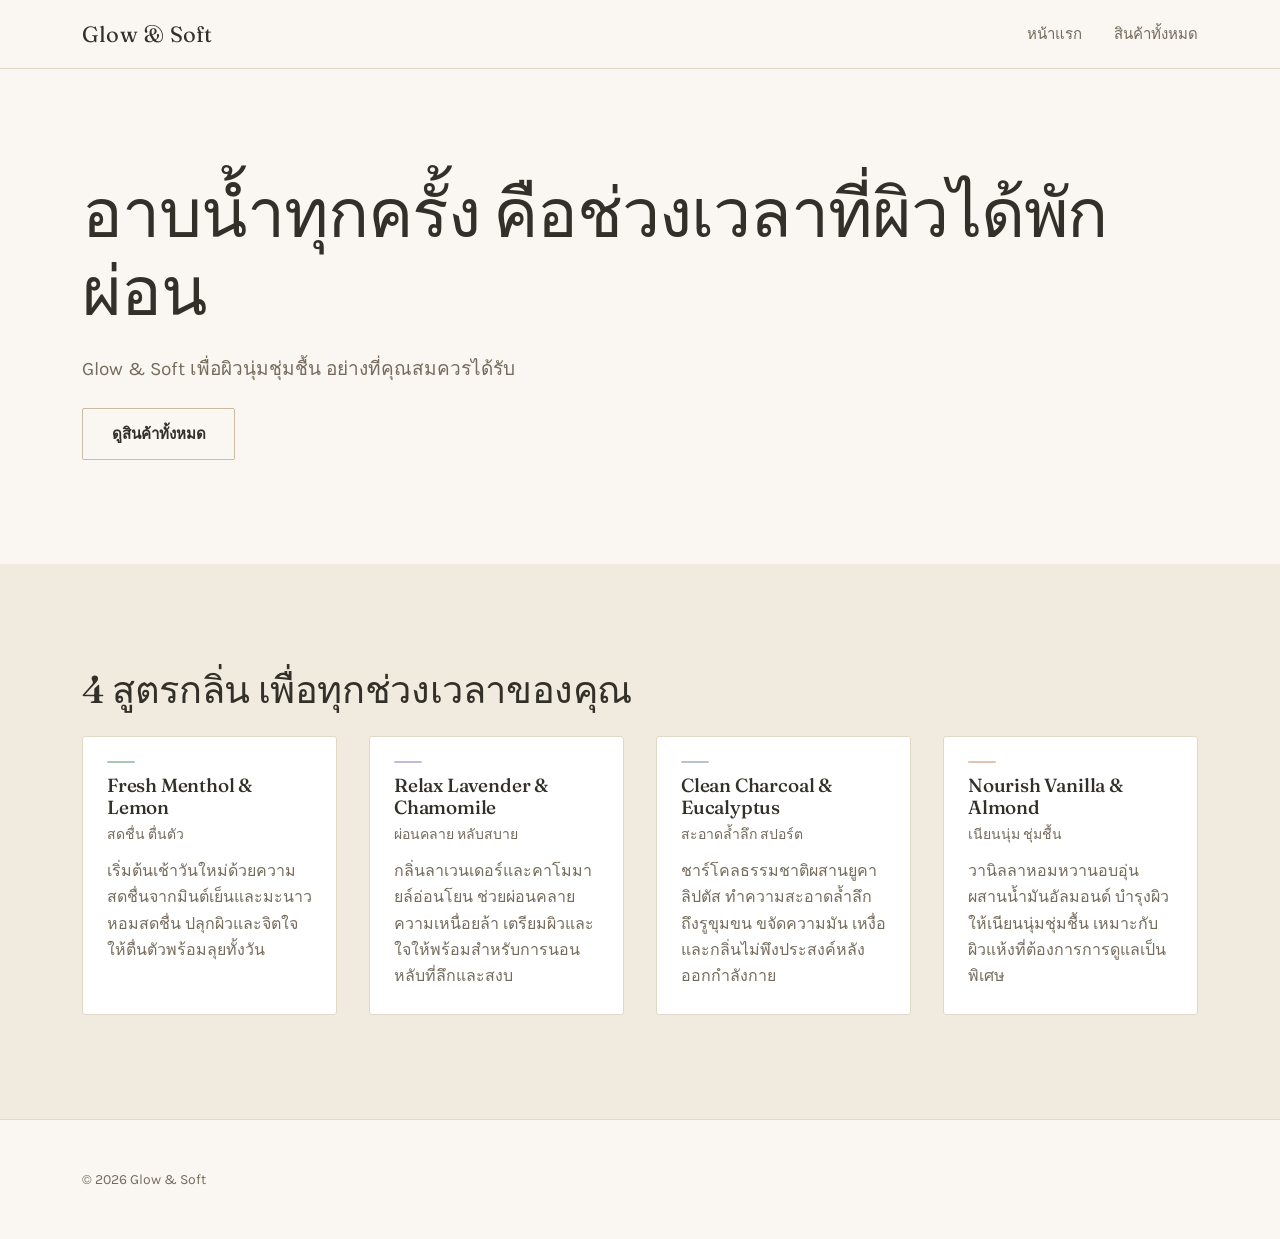
<file: index.html>
<!DOCTYPE html>
<html lang="th">
<head>
  <meta charset="UTF-8">
  <meta name="viewport" content="width=device-width, initial-scale=1.0">
  <title>Glow &amp; Soft — แชมพูอาบน้ำเพื่อผิวนุ่มชุ่มชื้น</title>
  <meta name="description" content="Glow & Soft แชมพูอาบน้ำพรีเมียม 4 สูตรกลิ่น เพื่อทุกช่วงเวลาของวัน">
  <link rel="stylesheet" href="style.css">
</head>
<body>

  <header class="site-header">
    <div class="container site-header__inner">
      <a class="logo" href="index.html">Glow &amp; Soft</a>
      <nav class="nav">
        <a href="index.html">หน้าแรก</a>
        <a href="product.html">สินค้าทั้งหมด</a>
      </nav>
    </div>
  </header>

  <main>

    <section class="section">
      <div class="container stack">
        <h1 class="display">อาบน้ำทุกครั้ง คือช่วงเวลาที่ผิวได้พักผ่อน</h1>
        <p class="lead">Glow &amp; Soft เพื่อผิวนุ่มชุ่มชื้น อย่างที่คุณสมควรได้รับ</p>
        <div class="cluster">
          <a class="btn btn--outline" href="product.html">ดูสินค้าทั้งหมด</a>
        </div>
      </div>
    </section>

    <section class="section section--alt">
      <div class="container stack">
        <h2 class="h2">4 สูตรกลิ่น เพื่อทุกช่วงเวลาของคุณ</h2>

        <div class="grid grid--2 grid--4">

          <a class="product-card" href="product.html?mood=fresh">
            <span class="mood-rule mood-rule--fresh"></span>
            <h3 class="product-card__name">Fresh Menthol &amp; Lemon</h3>
            <p class="product-card__meta">สดชื่น ตื่นตัว</p>
            <p class="text-soft">เริ่มต้นเช้าวันใหม่ด้วยความสดชื่นจากมินต์เย็นและมะนาวหอมสดชื่น ปลุกผิวและจิตใจให้ตื่นตัวพร้อมลุยทั้งวัน</p>
          </a>

          <a class="product-card" href="product.html?mood=relax">
            <span class="mood-rule mood-rule--relax"></span>
            <h3 class="product-card__name">Relax Lavender &amp; Chamomile</h3>
            <p class="product-card__meta">ผ่อนคลาย หลับสบาย</p>
            <p class="text-soft">กลิ่นลาเวนเดอร์และคาโมมายล์อ่อนโยน ช่วยผ่อนคลายความเหนื่อยล้า เตรียมผิวและใจให้พร้อมสำหรับการนอนหลับที่ลึกและสงบ</p>
          </a>

          <a class="product-card" href="product.html?mood=clean">
            <span class="mood-rule mood-rule--clean"></span>
            <h3 class="product-card__name">Clean Charcoal &amp; Eucalyptus</h3>
            <p class="product-card__meta">สะอาดล้ำลึก สปอร์ต</p>
            <p class="text-soft">ชาร์โคลธรรมชาติผสานยูคาลิปตัส ทำความสะอาดล้ำลึกถึงรูขุมขน ขจัดความมัน เหงื่อ และกลิ่นไม่พึงประสงค์หลังออกกำลังกาย</p>
          </a>

          <a class="product-card" href="product.html?mood=nourish">
            <span class="mood-rule mood-rule--nourish"></span>
            <h3 class="product-card__name">Nourish Vanilla &amp; Almond</h3>
            <p class="product-card__meta">เนียนนุ่ม ชุ่มชื้น</p>
            <p class="text-soft">วานิลลาหอมหวานอบอุ่นผสานน้ำมันอัลมอนด์ บำรุงผิวให้เนียนนุ่มชุ่มชื้น เหมาะกับผิวแห้งที่ต้องการการดูแลเป็นพิเศษ</p>
          </a>

        </div>
      </div>
    </section>

  </main>

  <footer class="site-footer">
    <div class="container">
      <p>&copy; 2026 Glow &amp; Soft</p>
    </div>
  </footer>

  <script src="script.js" defer></script>
</body>
</html>
</file>
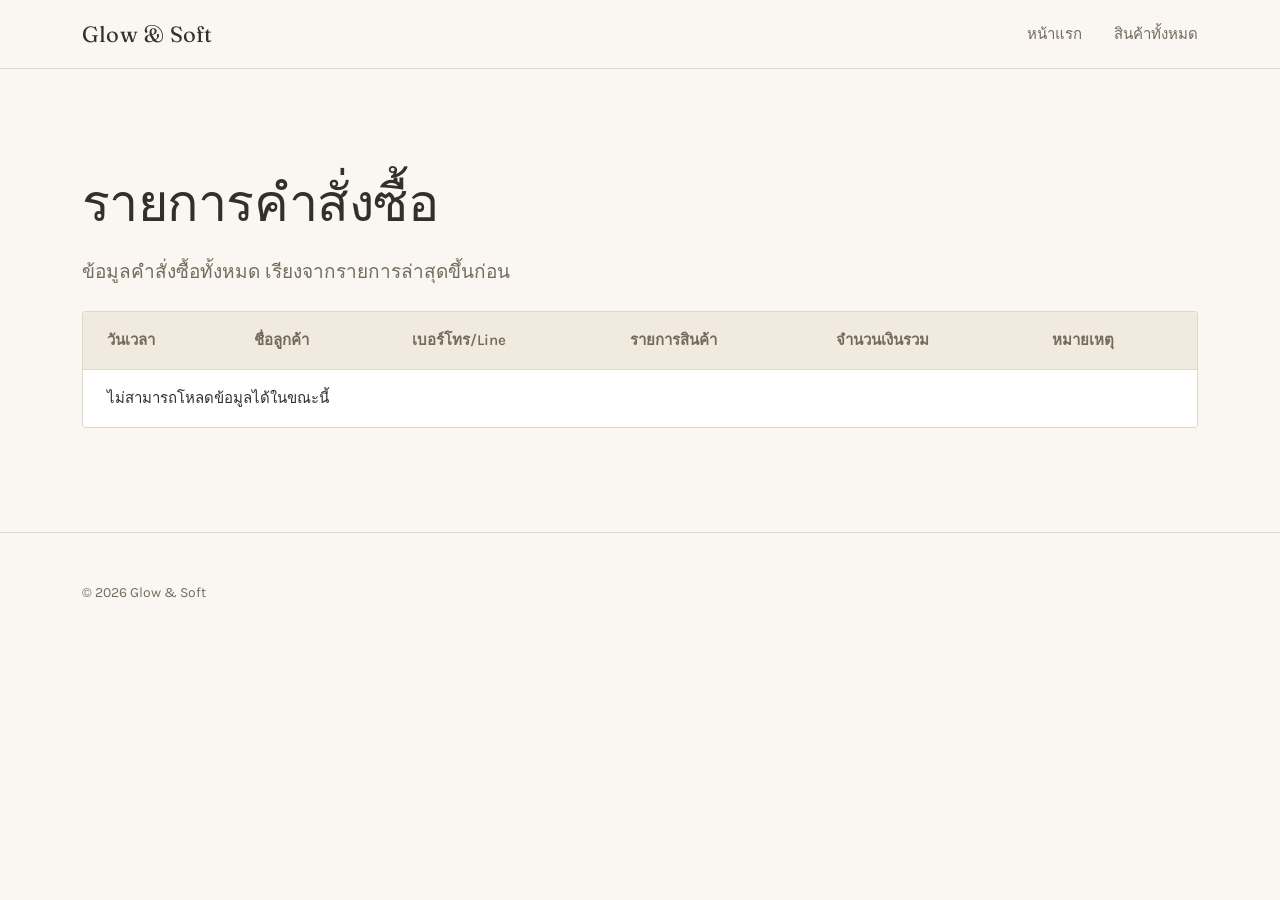
<file: admin.html>
<!DOCTYPE html>
<html lang="th">
<head>
  <meta charset="UTF-8">
  <meta name="viewport" content="width=device-width, initial-scale=1.0">
  <title>รายการคำสั่งซื้อ — Glow &amp; Soft</title>
  <meta name="description" content="ตารางรายการคำสั่งซื้อสินค้า Glow & Soft สำหรับผู้ดูแลระบบ">
  <link rel="stylesheet" href="style.css">
</head>
<body>

  <header class="site-header">
    <div class="container site-header__inner">
      <a class="logo" href="index.html">Glow &amp; Soft</a>
      <nav class="nav">
        <a href="index.html">หน้าแรก</a>
        <a href="product.html">สินค้าทั้งหมด</a>
      </nav>
    </div>
  </header>

  <main>
    <section class="section">
      <div class="container stack">
        <h1 class="h1">รายการคำสั่งซื้อ</h1>
        <p class="lead">ข้อมูลคำสั่งซื้อทั้งหมด เรียงจากรายการล่าสุดขึ้นก่อน</p>

        <div class="table-scroll">
          <table id="ordersTable" class="orders-table">
            <thead>
              <tr>
                <th>วันเวลา</th>
                <th>ชื่อลูกค้า</th>
                <th>เบอร์โทร/Line</th>
                <th>รายการสินค้า</th>
                <th>จำนวนเงินรวม</th>
                <th>หมายเหตุ</th>
              </tr>
            </thead>
            <tbody>
              <!-- script.js เติมแถวข้อมูลที่นี่ -->
            </tbody>
          </table>
        </div>
      </div>
    </section>
  </main>

  <footer class="site-footer">
    <div class="container">
      <p>&copy; 2026 Glow &amp; Soft</p>
    </div>
  </footer>

  <script src="script.js" defer></script>
</body>
</html>
</file>
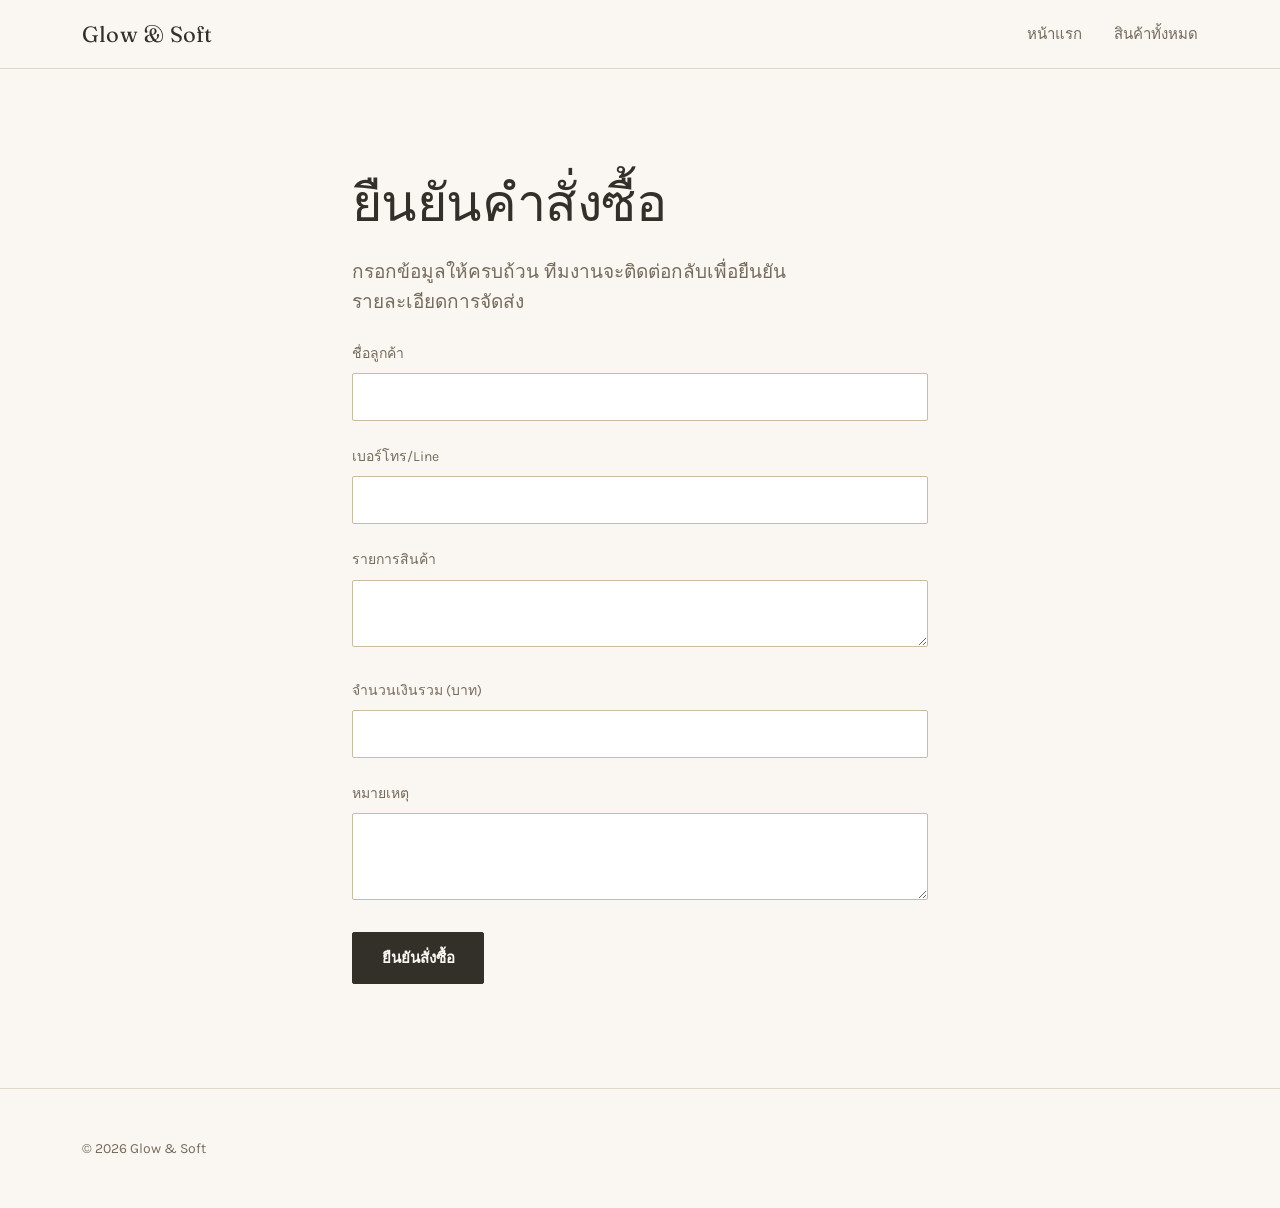
<file: order.html>
<!DOCTYPE html>
<html lang="th">
<head>
  <meta charset="UTF-8">
  <meta name="viewport" content="width=device-width, initial-scale=1.0">
  <title>ยืนยันคำสั่งซื้อ — Glow &amp; Soft</title>
  <meta name="description" content="กรอกข้อมูลเพื่อยืนยันคำสั่งซื้อสินค้า Glow & Soft">
  <link rel="stylesheet" href="style.css">
</head>
<body>

  <header class="site-header">
    <div class="container site-header__inner">
      <a class="logo" href="index.html">Glow &amp; Soft</a>
      <nav class="nav">
        <a href="index.html">หน้าแรก</a>
        <a href="product.html">สินค้าทั้งหมด</a>
      </nav>
    </div>
  </header>

  <main>
    <section class="section">
      <div class="container container--narrow stack">
        <h1 class="h1">ยืนยันคำสั่งซื้อ</h1>
        <p class="lead">กรอกข้อมูลให้ครบถ้วน ทีมงานจะติดต่อกลับเพื่อยืนยันรายละเอียดการจัดส่ง</p>

        <form id="orderForm" class="stack" novalidate>
          <div class="field">
            <label class="field__label" for="customerName">ชื่อลูกค้า</label>
            <input class="field__input" type="text" id="customerName" name="customerName" required>
          </div>

          <div class="field">
            <label class="field__label" for="contact">เบอร์โทร/Line</label>
            <input class="field__input" type="text" id="contact" name="contact" required>
          </div>

          <div class="field">
            <label class="field__label" for="items">รายการสินค้า</label>
            <textarea class="field__input" id="items" name="items" rows="2" required></textarea>
          </div>

          <div class="field">
            <label class="field__label" for="total">จำนวนเงินรวม (บาท)</label>
            <input class="field__input" type="text" id="total" name="total" required>
          </div>

          <div class="field">
            <label class="field__label" for="note">หมายเหตุ</label>
            <textarea class="field__input" id="note" name="note" rows="3"></textarea>
          </div>

          <button type="submit" class="btn btn--primary">ยืนยันสั่งซื้อ</button>
        </form>
      </div>
    </section>
  </main>

  <footer class="site-footer">
    <div class="container">
      <p>&copy; 2026 Glow &amp; Soft</p>
    </div>
  </footer>

  <script src="script.js" defer></script>
</body>
</html>
</file>
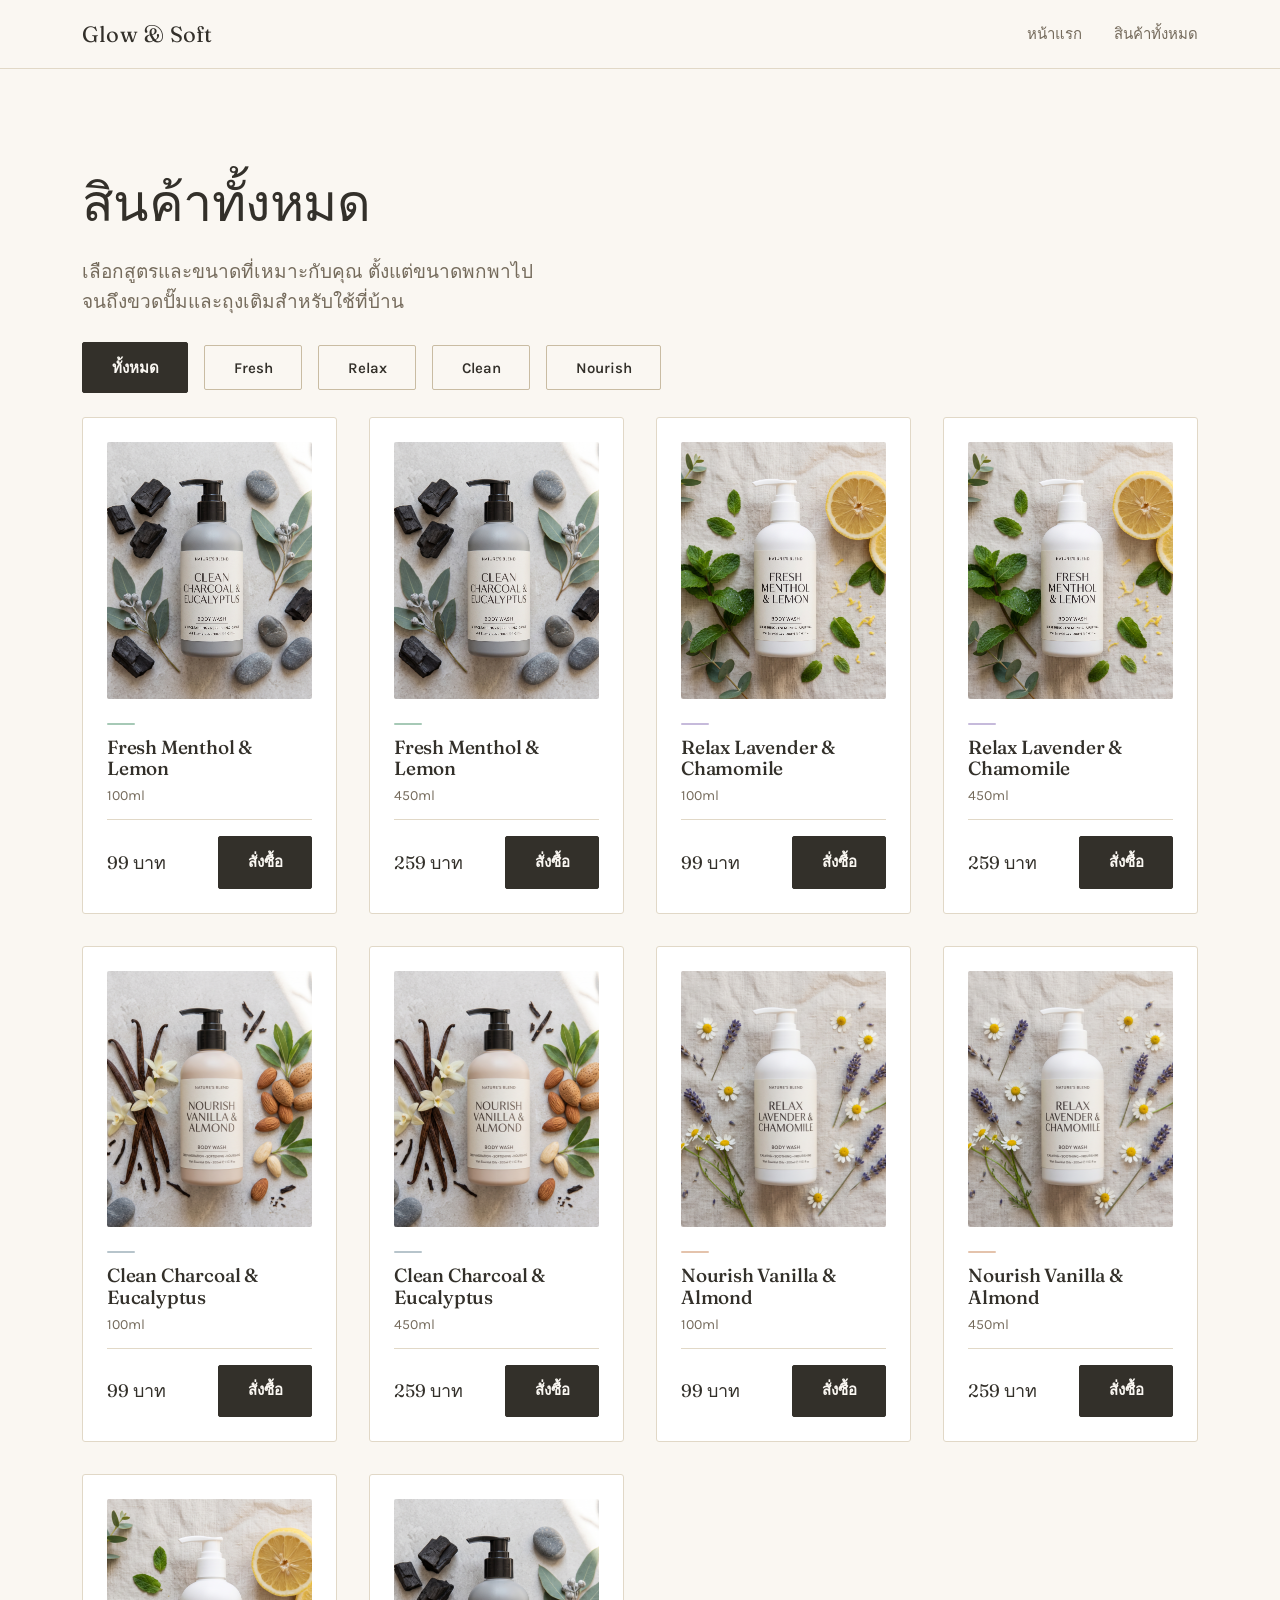
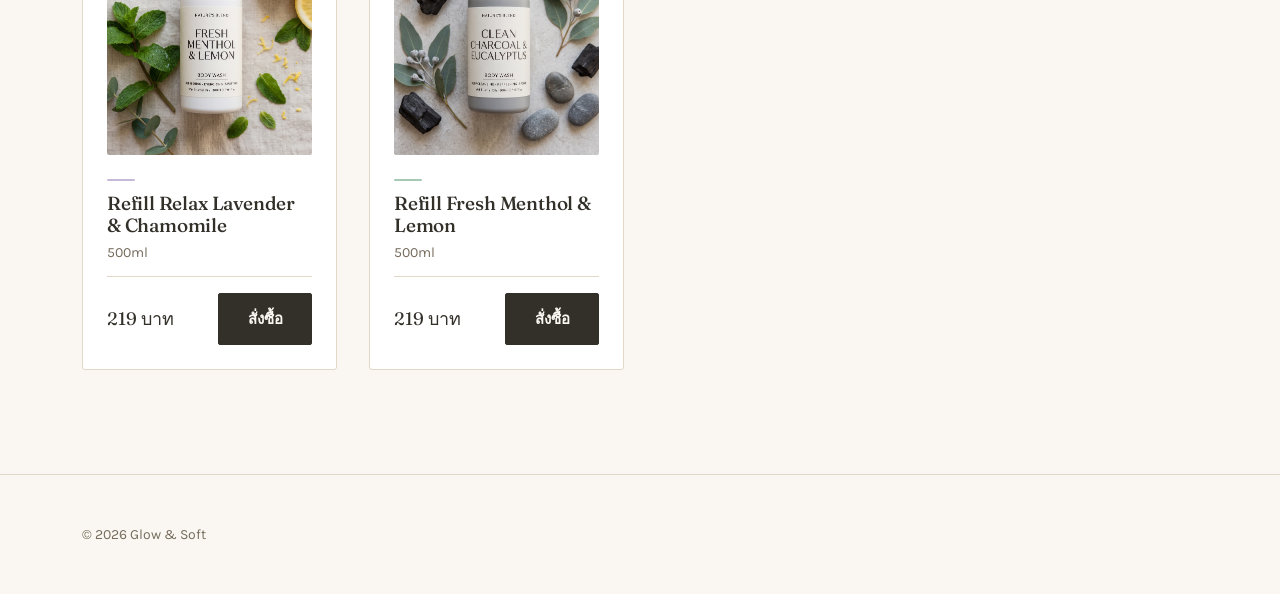
<file: product.html>
<!DOCTYPE html>
<html lang="th">
<head>
  <meta charset="UTF-8">
  <meta name="viewport" content="width=device-width, initial-scale=1.0">
  <title>สินค้าทั้งหมด — Glow &amp; Soft</title>
  <meta name="description" content="เลือกแชมพูอาบน้ำ Glow & Soft ทั้ง 4 สูตรกลิ่น ขนาดเดินทาง ขวดปั๊ม และถุงเติม">
  <link rel="stylesheet" href="style.css">
</head>
<body>

  <header class="site-header">
    <div class="container site-header__inner">
      <a class="logo" href="index.html">Glow &amp; Soft</a>
      <nav class="nav">
        <a href="index.html">หน้าแรก</a>
        <a href="product.html">สินค้าทั้งหมด</a>
      </nav>
    </div>
  </header>

  <main>
    <section class="section">
      <div class="container stack">
        <h1 class="h1">สินค้าทั้งหมด</h1>
        <p class="lead">เลือกสูตรและขนาดที่เหมาะกับคุณ ตั้งแต่ขนาดพกพาไปจนถึงขวดปั๊มและถุงเติมสำหรับใช้ที่บ้าน</p>

        <div class="cluster" id="filter-bar">
          <button type="button" class="btn btn--outline is-active" data-mood="all">ทั้งหมด</button>
          <button type="button" class="btn btn--outline" data-mood="fresh">Fresh</button>
          <button type="button" class="btn btn--outline" data-mood="relax">Relax</button>
          <button type="button" class="btn btn--outline" data-mood="clean">Clean</button>
          <button type="button" class="btn btn--outline" data-mood="nourish">Nourish</button>
        </div>

        <div class="grid grid--2 grid--4" id="product-list">
          <!-- script.js renders product cards here -->
        </div>
      </div>
    </section>
  </main>

  <footer class="site-footer">
    <div class="container">
      <p>&copy; 2026 Glow &amp; Soft</p>
    </div>
  </footer>

  <script src="script.js" defer></script>
</body>
</html>
</file>
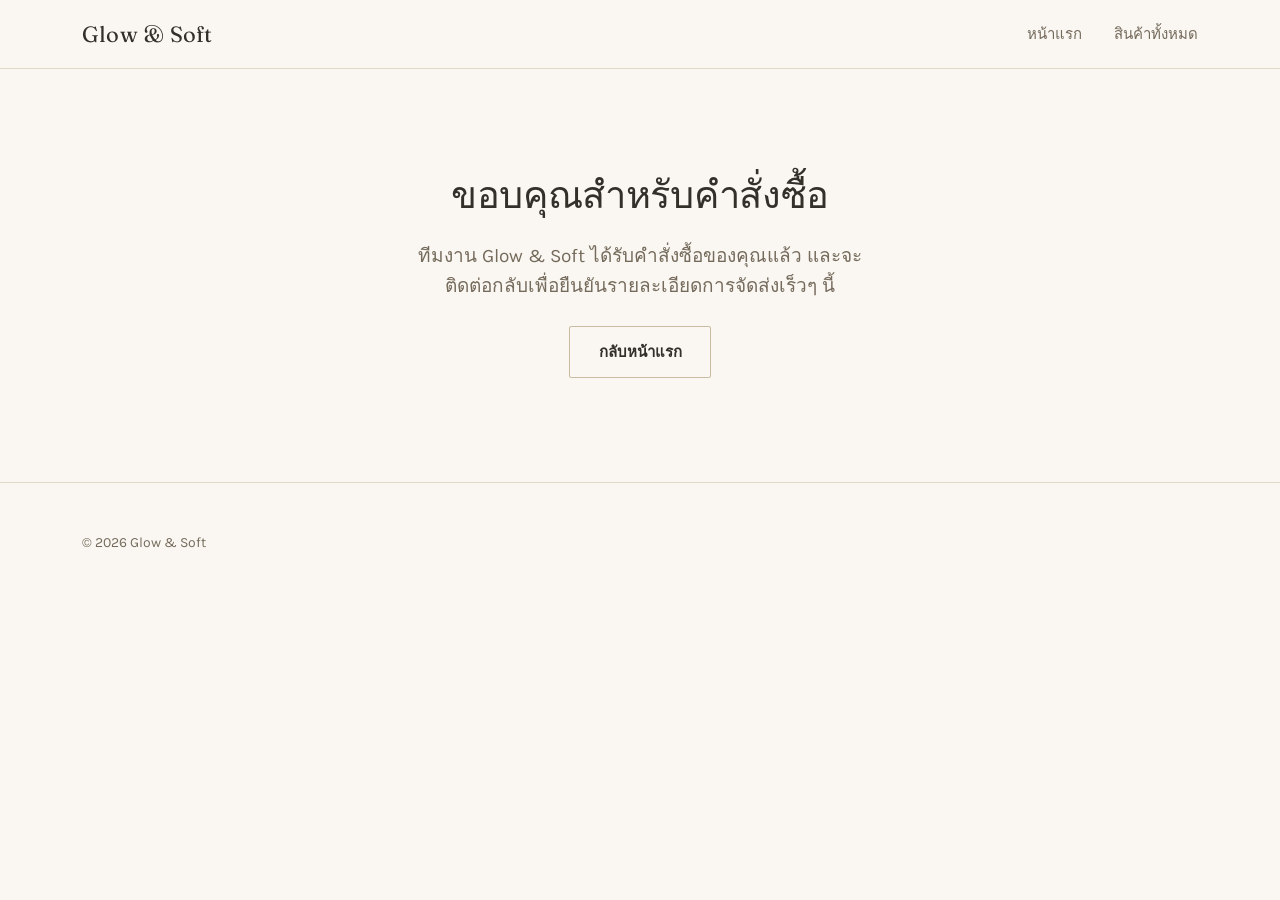
<file: thankyou.html>
<!DOCTYPE html>
<html lang="th">
<head>
  <meta charset="UTF-8">
  <meta name="viewport" content="width=device-width, initial-scale=1.0">
  <title>ขอบคุณสำหรับคำสั่งซื้อ — Glow &amp; Soft</title>
  <meta name="description" content="ขอบคุณที่สั่งซื้อสินค้า Glow & Soft ทีมงานจะติดต่อกลับเร็วๆ นี้">
  <link rel="stylesheet" href="style.css">
</head>
<body>

  <header class="site-header">
    <div class="container site-header__inner">
      <a class="logo" href="index.html">Glow &amp; Soft</a>
      <nav class="nav">
        <a href="index.html">หน้าแรก</a>
        <a href="product.html">สินค้าทั้งหมด</a>
      </nav>
    </div>
  </header>

  <main>
    <section class="section">
      <div class="container container--narrow stack text-center">
        <h1 class="h2">ขอบคุณสำหรับคำสั่งซื้อ</h1>
        <p class="lead" style="margin-inline: auto;">ทีมงาน Glow &amp; Soft ได้รับคำสั่งซื้อของคุณแล้ว และจะติดต่อกลับเพื่อยืนยันรายละเอียดการจัดส่งเร็วๆ นี้</p>
        <div class="cluster cluster--center">
          <a class="btn btn--outline" href="index.html">กลับหน้าแรก</a>
        </div>
      </div>
    </section>
  </main>

  <footer class="site-footer">
    <div class="container">
      <p>&copy; 2026 Glow &amp; Soft</p>
    </div>
  </footer>

</body>
</html>
</file>
<file: style.css>
/* =========================================================================
   Glow & Soft — Theme Stylesheet
   Premium / Spa / Minimal — Organic Clean
   Typography: "Fraunces" (serif, display) + "Karla" (sans, body/UI)
   ========================================================================= */

@import url('https://fonts.googleapis.com/css2?family=Fraunces:opsz,wght@9..144,400;9..144,500;9..144,600&family=Karla:wght@400;500;600&display=swap');

:root {
  /* ---- Color: base ---- */
  --color-bg:        #FAF7F2;   /* warm off-white — page background */
  --color-bg-alt:     #F1EBDF;   /* cream/beige — alternate section bg */
  --color-surface:    #FFFFFF;   /* card / panel surface */
  --color-text:       #33302A;   /* warm near-black — primary text */
  --color-text-soft:  #756B5C;   /* muted warm grey — secondary text */
  --color-text-faint: #A79C8A;   /* placeholder / meta text */
  --color-border:     #E1D8C7;   /* hairline border, warm beige */
  --color-border-strong: #C9BCA3;

  /* ---- Color: accent (gold / bronze) ---- */
  --color-accent:       #A9824C;
  --color-accent-dark:  #8A6838;
  --color-accent-soft:  #EDE0CB; /* tint for subtle fills */

  /* ---- Color: mood taps (used sparingly — dots, icons, underlines only) ---- */
  --mood-fresh:    #A6C9B6;  /* soft mint green */
  --mood-relax:    #C6BADB;  /* soft lavender */
  --mood-clean:    #B7C4CB;  /* soft blue-grey */
  --mood-nourish:  #E4C3AC;  /* soft peach */

  /* ---- Typography ---- */
  --font-serif: 'Fraunces', 'Iowan Old Style', 'Georgia', serif;
  --font-sans:  'Karla', -apple-system, 'Segoe UI', sans-serif;

  --fs-eyebrow: 0.8125rem;
  --fs-body:    1rem;
  --fs-lead:    1.1875rem;
  --fs-h4:      1.375rem;
  --fs-h3:      1.75rem;
  --fs-h2:      2.375rem;
  --fs-h1:      3.25rem;
  --fs-display: 4.25rem;

  --lh-body: 1.65;
  --lh-heading: 1.15;

  /* ---- Spacing scale ---- */
  --space-1: 0.25rem;
  --space-2: 0.5rem;
  --space-3: 0.75rem;
  --space-4: 1rem;
  --space-5: 1.5rem;
  --space-6: 2rem;
  --space-7: 3rem;
  --space-8: 4.5rem;
  --space-9: 6.5rem;
  --space-10: 9rem;

  /* ---- Shape / elevation ---- */
  --radius-sm: 2px;
  --radius-md: 3px;
  --border-hairline: 1px solid var(--color-border);
  --shadow-soft: 0 12px 32px -20px rgba(51, 48, 42, 0.25);

  /* ---- Motion ---- */
  --ease-standard: cubic-bezier(0.4, 0, 0.2, 1);
  --duration-fast: 160ms;
  --duration-base: 280ms;

  --container-width: 1180px;
}

/* -------------------------------------------------------------------------
   Reset / base
   ------------------------------------------------------------------------- */
*, *::before, *::after { box-sizing: border-box; }

html {
  scroll-behavior: smooth;
}

@media (prefers-reduced-motion: reduce) {
  html { scroll-behavior: auto; }
  *, *::before, *::after {
    animation-duration: 0.01ms !important;
    animation-iteration-count: 1 !important;
    transition-duration: 0.01ms !important;
  }
}

body {
  margin: 0;
  background: var(--color-bg);
  color: var(--color-text);
  font-family: var(--font-sans);
  font-size: var(--fs-body);
  line-height: var(--lh-body);
  -webkit-font-smoothing: antialiased;
}

img { max-width: 100%; display: block; }

a {
  color: inherit;
  text-decoration: none;
}

ul, ol { padding: 0; margin: 0; list-style: none; }

button {
  font-family: inherit;
  cursor: pointer;
}

:focus-visible {
  outline: 2px solid var(--color-accent);
  outline-offset: 3px;
}

/* -------------------------------------------------------------------------
   Typography
   ------------------------------------------------------------------------- */
h1, h2, h3, h4,
.h1, .h2, .h3, .h4 {
  font-family: var(--font-serif);
  font-weight: 500;
  line-height: var(--lh-heading);
  letter-spacing: -0.01em;
  margin: 0;
  color: var(--color-text);
}

h1, .h1 { font-size: var(--fs-h1); font-weight: 400; }
.display { font-size: var(--fs-display); font-weight: 400; letter-spacing: -0.015em; }
h2, .h2 { font-size: var(--fs-h2); }
h3, .h3 { font-size: var(--fs-h3); }
h4, .h4 { font-size: var(--fs-h4); font-weight: 600; font-family: var(--font-sans); }

p { margin: 0; }

.lead {
  font-size: var(--fs-lead);
  color: var(--color-text-soft);
  line-height: 1.6;
  max-width: 42ch;
}

.eyebrow {
  font-family: var(--font-sans);
  font-size: var(--fs-eyebrow);
  color: var(--color-text-soft);
  letter-spacing: 0.02em;
}

.text-soft  { color: var(--color-text-soft); }
.text-faint { color: var(--color-text-faint); }

/* -------------------------------------------------------------------------
   Layout helpers
   ------------------------------------------------------------------------- */
.container {
  width: 100%;
  max-width: var(--container-width);
  margin-inline: auto;
  padding-inline: var(--space-6);
}

.container--narrow {
  max-width: 640px;
}

.text-center { text-align: center; }

.section {
  padding-block: var(--space-9);
}

.section--alt {
  background: var(--color-bg-alt);
}

.stack > * + * { margin-top: var(--space-5); }

.cluster {
  display: flex;
  align-items: center;
  gap: var(--space-4);
  flex-wrap: wrap;
}

.cluster--center { justify-content: center; }

.grid {
  display: grid;
  gap: var(--space-6);
}

@media (min-width: 640px) {
  .grid--2 { grid-template-columns: repeat(2, 1fr); }
}
@media (min-width: 900px) {
  .grid--3 { grid-template-columns: repeat(3, 1fr); }
  .grid--4 { grid-template-columns: repeat(4, 1fr); }
}

/* -------------------------------------------------------------------------
   Buttons
   ------------------------------------------------------------------------- */
.btn {
  display: inline-flex;
  align-items: center;
  justify-content: center;
  gap: var(--space-2);
  padding: 0.85em 1.9em;
  font-family: var(--font-sans);
  font-size: 0.9375rem;
  font-weight: 600;
  border-radius: var(--radius-sm);
  border: 1px solid transparent;
  transition: background var(--duration-fast) var(--ease-standard),
              border-color var(--duration-fast) var(--ease-standard),
              color var(--duration-fast) var(--ease-standard);
  white-space: nowrap;
}

.btn--primary {
  background: var(--color-text);
  color: var(--color-bg);
  border-color: var(--color-text);
}
.btn--primary:hover { background: var(--color-accent-dark); border-color: var(--color-accent-dark); }

.btn--outline {
  background: transparent;
  color: var(--color-text);
  border-color: var(--color-border-strong);
}
.btn--outline:hover {
  border-color: var(--color-text);
}

.btn.is-active {
  background: var(--color-text);
  color: var(--color-bg);
  border-color: var(--color-text);
}

.btn--accent {
  background: transparent;
  color: var(--color-accent-dark);
  border-color: var(--color-accent);
}
.btn--accent:hover {
  background: var(--color-accent);
  color: var(--color-surface);
}

.btn--text {
  padding: 0;
  border: none;
  background: none;
  color: var(--color-text);
  border-bottom: 1px solid var(--color-border-strong);
  border-radius: 0;
  padding-bottom: 2px;
}
.btn--text:hover { border-color: var(--color-text); }

/* -------------------------------------------------------------------------
   Header / nav
   ------------------------------------------------------------------------- */
.site-header {
  border-bottom: var(--border-hairline);
  background: rgba(250, 247, 242, 0.92);
  backdrop-filter: blur(6px);
  position: sticky;
  top: 0;
  z-index: 50;
}

.site-header__inner {
  display: flex;
  align-items: center;
  justify-content: space-between;
  padding-block: var(--space-4);
}

.logo {
  font-family: var(--font-serif);
  font-size: 1.375rem;
  letter-spacing: 0.01em;
}

.nav {
  display: none;
  gap: var(--space-6);
}

@media (min-width: 780px) {
  .nav { display: flex; }
}

.nav a {
  font-size: 0.9375rem;
  color: var(--color-text-soft);
  transition: color var(--duration-fast) var(--ease-standard);
}
.nav a:hover { color: var(--color-text); }

/* -------------------------------------------------------------------------
   Mood indicator — the one place saturated color is allowed to appear,
   and only as a small tap: a dot, a short underline, or an icon tint.
   Never used as a full background fill.
   ------------------------------------------------------------------------- */
.mood-dot {
  display: inline-block;
  width: 8px;
  height: 8px;
  border-radius: 50%;
}

.mood-dot--fresh   { background: var(--mood-fresh); }
.mood-dot--relax   { background: var(--mood-relax); }
.mood-dot--clean   { background: var(--mood-clean); }
.mood-dot--nourish { background: var(--mood-nourish); }

.mood-rule {
  display: block;
  width: 28px;
  height: 2px;
  border-radius: 2px;
  margin-bottom: var(--space-3);
}

.mood-rule--fresh   { background: var(--mood-fresh); }
.mood-rule--relax   { background: var(--mood-relax); }
.mood-rule--clean   { background: var(--mood-clean); }
.mood-rule--nourish { background: var(--mood-nourish); }

/* -------------------------------------------------------------------------
   Product card
   ------------------------------------------------------------------------- */
.product-card {
  background: var(--color-surface);
  border: var(--border-hairline);
  border-radius: var(--radius-md);
  padding: var(--space-5);
  display: flex;
  flex-direction: column;
  transition: border-color var(--duration-base) var(--ease-standard),
              box-shadow var(--duration-base) var(--ease-standard);
}

.product-card:hover {
  border-color: var(--color-border-strong);
  box-shadow: var(--shadow-soft);
}

.product-card__image {
  aspect-ratio: 4 / 5;
  overflow: hidden;
  border-radius: var(--radius-sm);
  background: var(--color-bg-alt);
  margin-bottom: var(--space-5);
}

.product-card__image img {
  width: 100%;
  height: 100%;
  object-fit: cover;
}

.product-card__name {
  font-family: var(--font-serif);
  font-size: 1.1875rem;
  font-weight: 500;
  margin-bottom: var(--space-1);
}

.product-card__meta {
  font-size: 0.875rem;
  color: var(--color-text-soft);
  margin-bottom: var(--space-3);
}

.product-card__footer {
  margin-top: auto;
  display: flex;
  align-items: center;
  justify-content: space-between;
  padding-top: var(--space-4);
  border-top: var(--border-hairline);
}

.product-card__price {
  font-family: var(--font-serif);
  font-size: 1.125rem;
}

/* -------------------------------------------------------------------------
   Badge / tag
   ------------------------------------------------------------------------- */
.badge {
  display: inline-flex;
  align-items: center;
  gap: var(--space-2);
  font-size: 0.8125rem;
  color: var(--color-text-soft);
  border: 1px solid var(--color-border-strong);
  border-radius: 999px;
  padding: 0.3em 0.9em;
}

/* -------------------------------------------------------------------------
   Forms
   ------------------------------------------------------------------------- */
.field {
  display: block;
  width: 100%;
}

.field__label {
  display: block;
  font-size: 0.875rem;
  color: var(--color-text-soft);
  margin-bottom: var(--space-2);
}

.field__input {
  width: 100%;
  font-family: var(--font-sans);
  font-size: 1rem;
  color: var(--color-text);
  background: var(--color-surface);
  border: 1px solid var(--color-border-strong);
  border-radius: var(--radius-sm);
  padding: 0.85em 1em;
  transition: border-color var(--duration-fast) var(--ease-standard);
}

.field__input:focus {
  border-color: var(--color-accent);
  outline: none;
}

/* -------------------------------------------------------------------------
   Data table (admin orders)
   ------------------------------------------------------------------------- */
.table-scroll {
  width: 100%;
  overflow-x: auto;
  border: var(--border-hairline);
  border-radius: var(--radius-md);
}

.orders-table {
  width: 100%;
  min-width: 720px;
  border-collapse: collapse;
  font-size: 0.9375rem;
  background: var(--color-surface);
}

.orders-table th,
.orders-table td {
  text-align: left;
  padding: var(--space-4) var(--space-5);
  border-bottom: var(--border-hairline);
  vertical-align: top;
}

.orders-table thead th {
  font-family: var(--font-sans);
  font-weight: 600;
  color: var(--color-text-soft);
  background: var(--color-bg-alt);
  white-space: nowrap;
}

.orders-table tbody tr:last-child td {
  border-bottom: none;
}

.orders-table tbody tr:hover {
  background: var(--color-bg-alt);
}

/* -------------------------------------------------------------------------
   Footer
   ------------------------------------------------------------------------- */
.site-footer {
  border-top: var(--border-hairline);
  padding-block: var(--space-7);
  color: var(--color-text-soft);
  font-size: 0.875rem;
}

.site-footer a:hover { color: var(--color-text); }

/* -------------------------------------------------------------------------
   Responsive base adjustments
   ------------------------------------------------------------------------- */
@media (max-width: 640px) {
  :root {
    --fs-display: 2.75rem;
    --fs-h1: 2.25rem;
    --fs-h2: 1.75rem;
    --fs-h3: 1.375rem;
    --space-9: 4rem;
    --space-10: 5rem;
  }

  .container { padding-inline: var(--space-5); }
  .section { padding-block: var(--space-8); }
}
</file>
